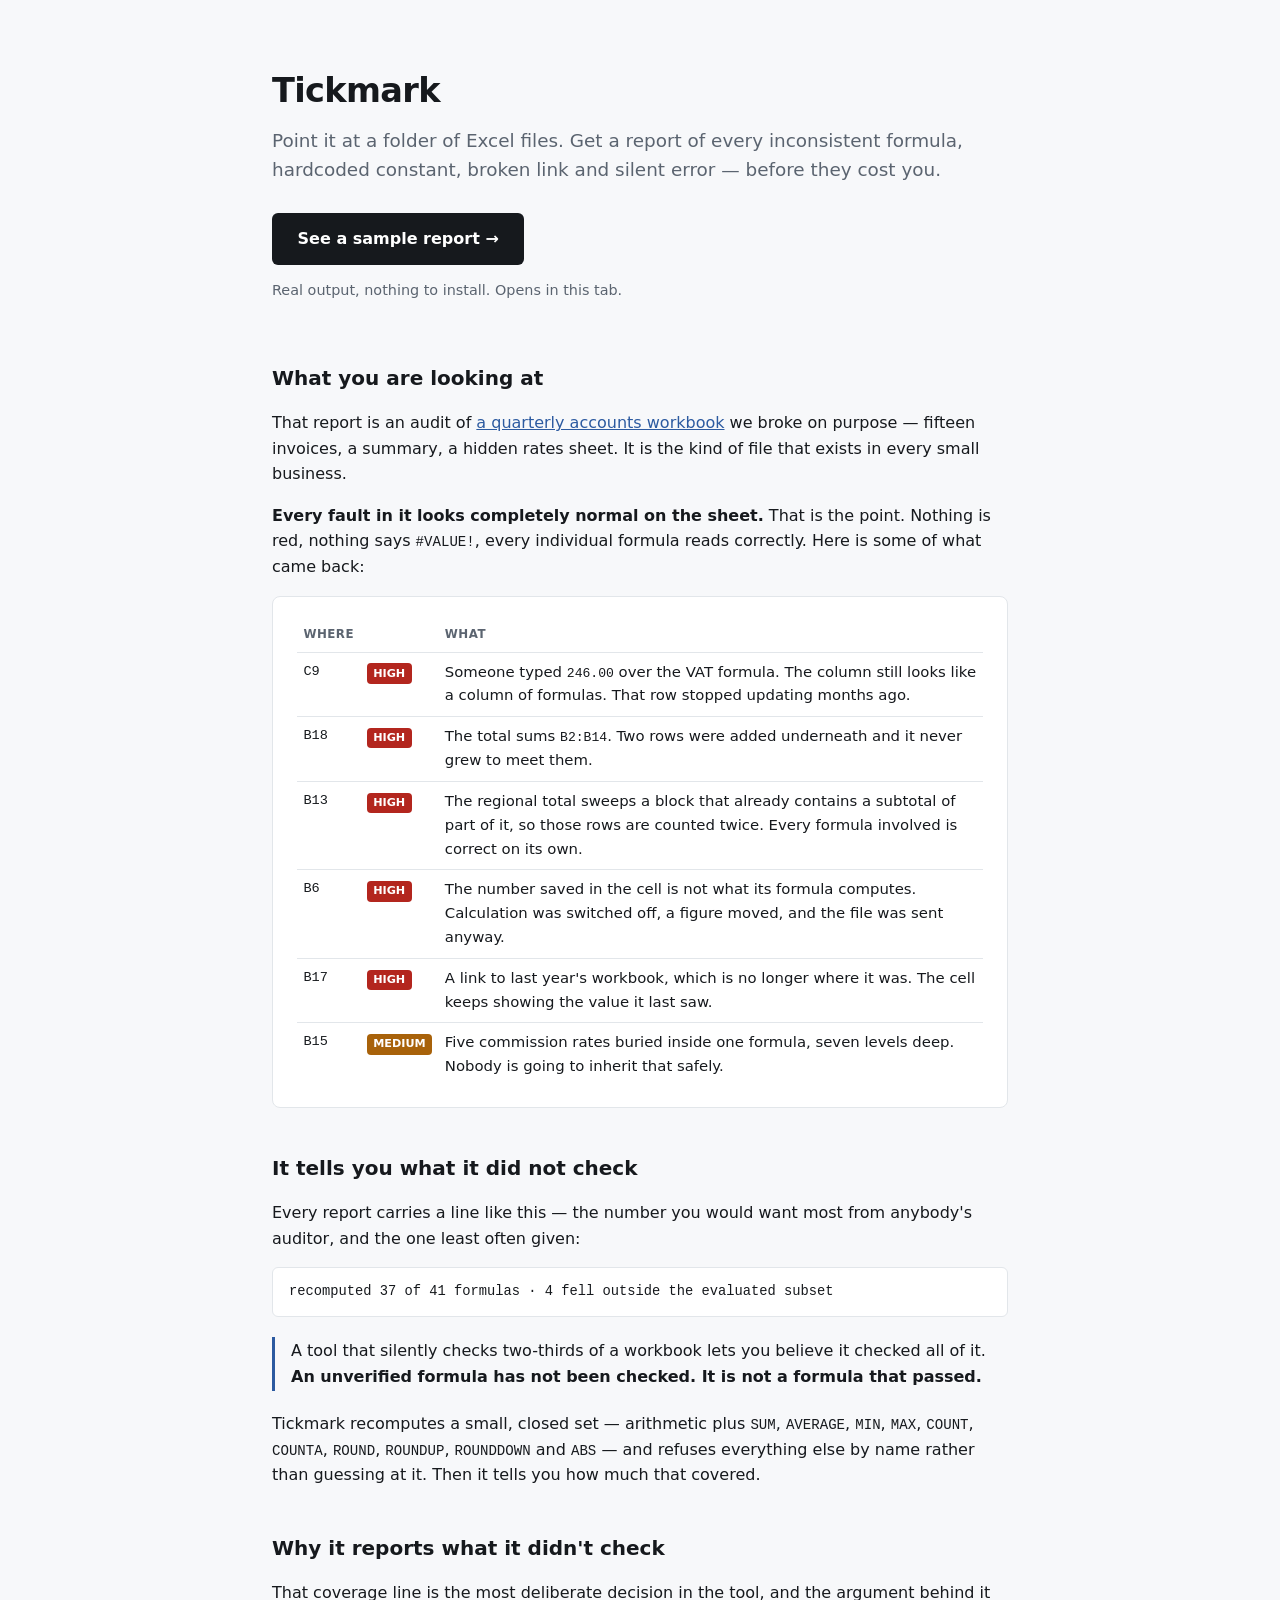
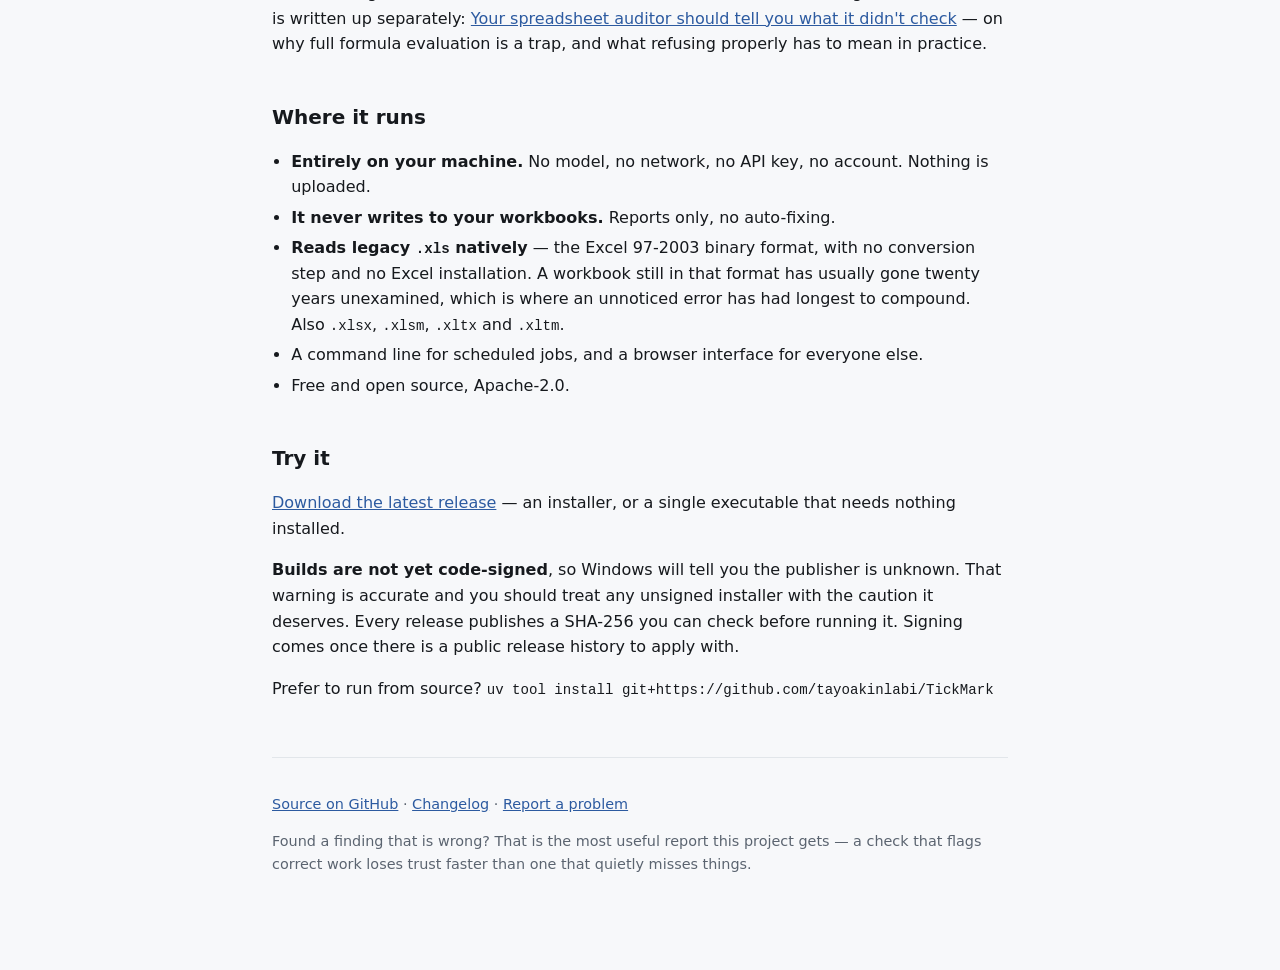
<file: docs/index.html>
<!doctype html>
<html lang="en">
  <head>
    <meta charset="utf-8" />
    <meta name="viewport" content="width=device-width, initial-scale=1" />
    <title>Tickmark — see what a spreadsheet audit actually finds</title>
    <meta
      name="description"
      content="A sample Tickmark report on a deliberately broken quarterly accounts workbook. Nothing to install."
    />
    <style>
      :root {
        --ink: #16191d;
        --muted: #5b6470;
        --line: #e2e6ea;
        --page: #f7f8fa;
        --card: #fff;
        --high: #b3261e;
        --medium: #a8620a;
        --low: #2c5aa0;
      }
      * { box-sizing: border-box; }
      body {
        margin: 0;
        padding: 0 1.25rem 5rem;
        background: var(--page);
        color: var(--ink);
        font: 16px/1.6 "Segoe UI", system-ui, -apple-system, sans-serif;
      }
      main, header, footer { max-width: 46rem; margin: 0 auto; }
      header { padding: 4rem 0 1rem; }
      h1 { font-size: 2.1rem; margin: 0 0 .5rem; letter-spacing: -.02em; }
      h2 { font-size: 1.25rem; margin: 2.75rem 0 .75rem; }
      .lede { font-size: 1.15rem; color: var(--muted); margin: 0; }
      .cta {
        display: inline-block;
        margin: 1.75rem 0 .5rem;
        padding: .85rem 1.6rem;
        background: var(--ink);
        color: #fff;
        text-decoration: none;
        border-radius: 6px;
        font-weight: 600;
      }
      .cta:hover { background: #000; }
      .cta-note { color: var(--muted); font-size: .9rem; margin: .35rem 0 0; }
      .card {
        background: var(--card);
        border: 1px solid var(--line);
        border-radius: 8px;
        padding: 1.25rem 1.5rem;
        margin: 1rem 0;
      }
      table { width: 100%; border-collapse: collapse; font-size: .93rem; }
      th, td { text-align: left; padding: .5rem .4rem; border-bottom: 1px solid var(--line); vertical-align: top; }
      th { font-size: .74rem; text-transform: uppercase; letter-spacing: .04em; color: var(--muted); }
      tr:last-child td { border-bottom: 0; }
      .sev {
        display: inline-block; padding: .08rem .4rem; border-radius: 4px;
        font-size: .7rem; font-weight: 700; text-transform: uppercase; color: #fff;
      }
      .sev.high { background: var(--high); }
      .sev.medium { background: var(--medium); }
      code { font-family: Consolas, "Cascadia Mono", monospace; font-size: .88em; }
      .cell { font-family: Consolas, "Cascadia Mono", monospace; white-space: nowrap; font-size: .85rem; }
      .quote {
        border-left: 3px solid var(--low);
        padding: .1rem 0 .1rem 1rem;
        margin: 1.25rem 0;
        color: var(--ink);
      }
      pre {
        background: #fff; border: 1px solid var(--line); border-radius: 6px;
        padding: .8rem 1rem; overflow-x: auto; font-size: .86rem;
      }
      footer { margin-top: 3.5rem; color: var(--muted); font-size: .9rem; border-top: 1px solid var(--line); padding-top: 1.25rem; }
      a { color: var(--low); }
      ul { padding-left: 1.2rem; }
      li { margin: .3rem 0; }
      @media (max-width: 480px) { header { padding-top: 2.5rem; } h1 { font-size: 1.7rem; } }
    </style>
  </head>
  <body>
    <header>
      <h1>Tickmark</h1>
      <p class="lede">
        Point it at a folder of Excel files. Get a report of every inconsistent
        formula, hardcoded constant, broken link and silent error — before they
        cost you.
      </p>
      <a class="cta" href="sample-report.html">See a sample report &rarr;</a>
      <p class="cta-note">
        Real output, nothing to install. Opens in this tab.
      </p>
    </header>

    <main>
      <h2>What you are looking at</h2>
      <p>
        That report is an audit of
        <a href="quarterly-accounts.xlsx">a quarterly accounts workbook</a>
        we broke on purpose — fifteen invoices, a summary, a hidden rates sheet.
        It is the kind of file that exists in every small business.
      </p>
      <p>
        <strong>Every fault in it looks completely normal on the sheet.</strong>
        That is the point. Nothing is red, nothing says <code>#VALUE!</code>,
        every individual formula reads correctly. Here is some of what came back:
      </p>

      <div class="card">
        <table>
          <thead>
            <tr><th>Where</th><th></th><th>What</th></tr>
          </thead>
          <tbody>
            <tr>
              <td class="cell">C9</td>
              <td><span class="sev high">high</span></td>
              <td>Someone typed <code>246.00</code> over the VAT formula. The column still looks like a column of formulas. That row stopped updating months ago.</td>
            </tr>
            <tr>
              <td class="cell">B18</td>
              <td><span class="sev high">high</span></td>
              <td>The total sums <code>B2:B14</code>. Two rows were added underneath and it never grew to meet them.</td>
            </tr>
            <tr>
              <td class="cell">B13</td>
              <td><span class="sev high">high</span></td>
              <td>The regional total sweeps a block that already contains a subtotal of part of it, so those rows are counted twice. Every formula involved is correct on its own.</td>
            </tr>
            <tr>
              <td class="cell">B6</td>
              <td><span class="sev high">high</span></td>
              <td>The number saved in the cell is not what its formula computes. Calculation was switched off, a figure moved, and the file was sent anyway.</td>
            </tr>
            <tr>
              <td class="cell">B17</td>
              <td><span class="sev high">high</span></td>
              <td>A link to last year's workbook, which is no longer where it was. The cell keeps showing the value it last saw.</td>
            </tr>
            <tr>
              <td class="cell">B15</td>
              <td><span class="sev medium">medium</span></td>
              <td>Five commission rates buried inside one formula, seven levels deep. Nobody is going to inherit that safely.</td>
            </tr>
          </tbody>
        </table>
      </div>

      <h2>It tells you what it did not check</h2>
      <p>
        Every report carries a line like this — the number you would want most
        from anybody's auditor, and the one least often given:
      </p>
      <pre>recomputed 37 of 41 formulas · 4 fell outside the evaluated subset</pre>
      <p class="quote">
        A tool that silently checks two-thirds of a workbook lets you believe it
        checked all of it. <strong>An unverified formula has not been checked.
        It is not a formula that passed.</strong>
      </p>
      <p>
        Tickmark recomputes a small, closed set — arithmetic plus
        <code>SUM</code>, <code>AVERAGE</code>, <code>MIN</code>,
        <code>MAX</code>, <code>COUNT</code>, <code>COUNTA</code>,
        <code>ROUND</code>, <code>ROUNDUP</code>, <code>ROUNDDOWN</code> and
        <code>ABS</code> — and refuses everything else by name rather than
        guessing at it. Then it tells you how much that covered.
      </p>

      <h2>Why it reports what it didn't check</h2>
      <p>
        That coverage line is the most deliberate decision in the tool, and the
        argument behind it is written up separately:
        <a href="what-it-didnt-check.html">Your spreadsheet auditor should tell
        you what it didn't check</a> — on why full formula evaluation is a trap,
        and what refusing properly has to mean in practice.
      </p>

      <h2>Where it runs</h2>
      <ul>
        <li><strong>Entirely on your machine.</strong> No model, no network, no API key, no account. Nothing is uploaded.</li>
        <li><strong>It never writes to your workbooks.</strong> Reports only, no auto-fixing.</li>
        <li><strong>Reads legacy <code>.xls</code> natively</strong> — the Excel 97-2003 binary format, with no conversion step and no Excel installation. A workbook still in that format has usually gone twenty years unexamined, which is where an unnoticed error has had longest to compound. Also <code>.xlsx</code>, <code>.xlsm</code>, <code>.xltx</code> and <code>.xltm</code>.</li>
        <li>A command line for scheduled jobs, and a browser interface for everyone else.</li>
        <li>Free and open source, Apache-2.0.</li>
      </ul>

      <h2>Try it</h2>
      <p>
        <a href="https://github.com/tayoakinlabi/TickMark/releases/latest">Download the latest release</a>
        — an installer, or a single executable that needs nothing installed.
      </p>
      <p>
        <strong>Builds are not yet code-signed</strong>, so Windows will tell you
        the publisher is unknown. That warning is accurate and you should treat
        any unsigned installer with the caution it deserves. Every release
        publishes a SHA-256 you can check before running it. Signing comes once
        there is a public release history to apply with.
      </p>
      <p>
        Prefer to run from source? <code>uv tool install git+https://github.com/tayoakinlabi/TickMark</code>
      </p>
    </main>

    <footer>
      <p>
        <a href="https://github.com/tayoakinlabi/TickMark">Source on GitHub</a> ·
        <a href="https://github.com/tayoakinlabi/TickMark/blob/main/CHANGELOG.md">Changelog</a> ·
        <a href="https://github.com/tayoakinlabi/TickMark/issues/new/choose">Report a problem</a>
      </p>
      <p>
        Found a finding that is wrong? That is the most useful report this
        project gets — a check that flags correct work loses trust faster than
        one that quietly misses things.
      </p>
    </footer>
  </body>
</html>
</file>
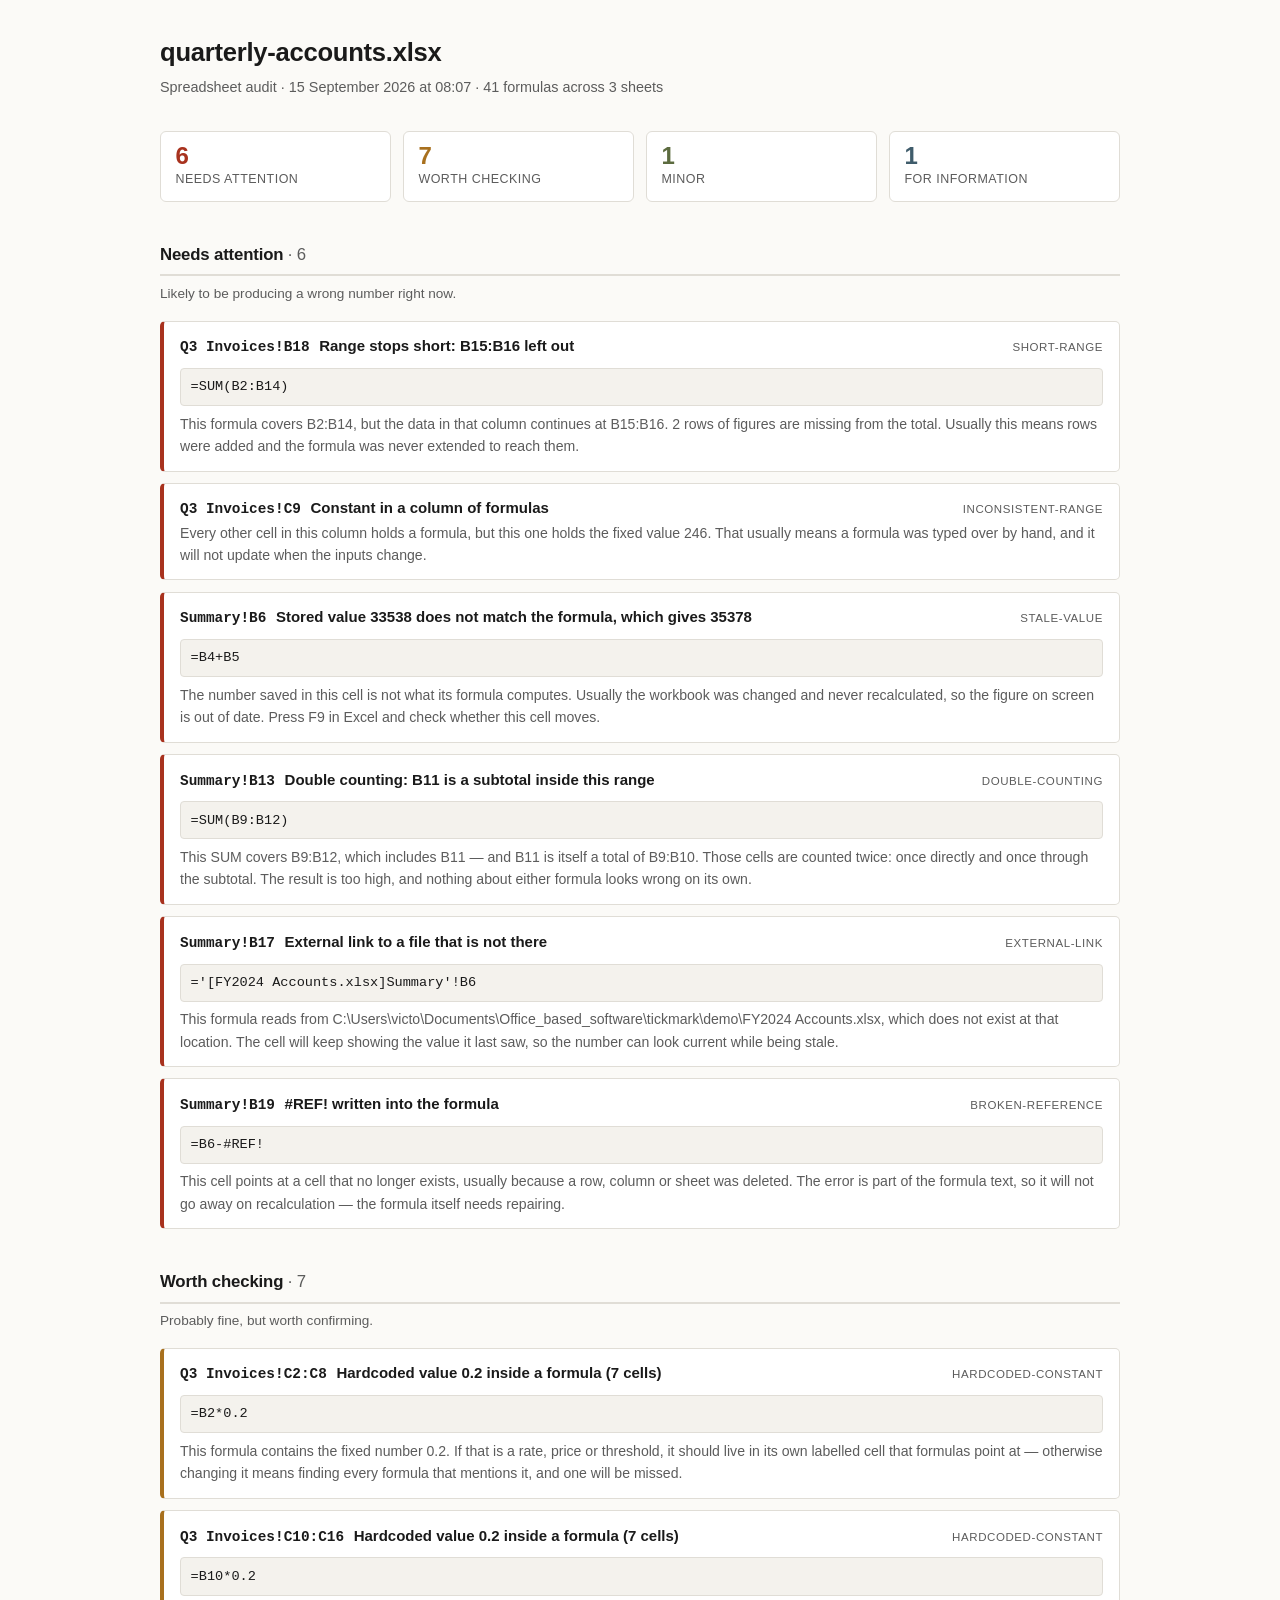
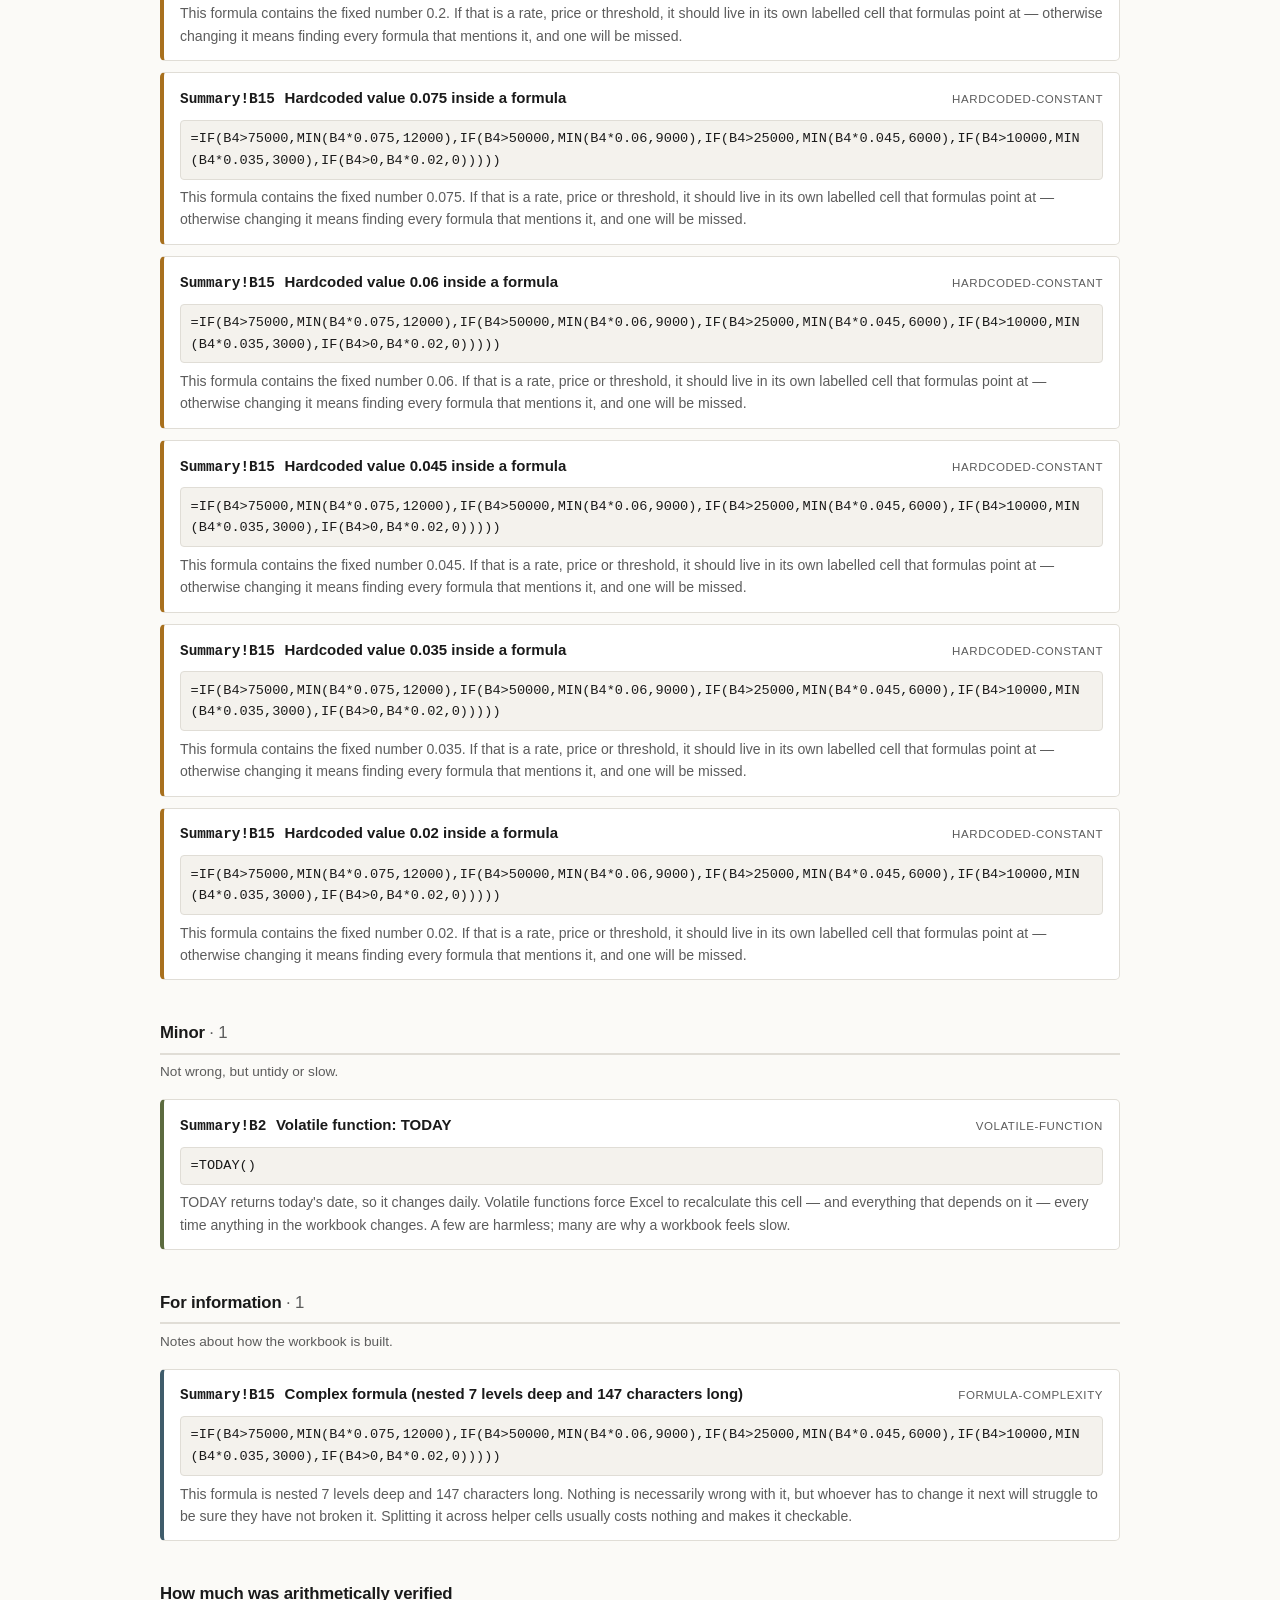
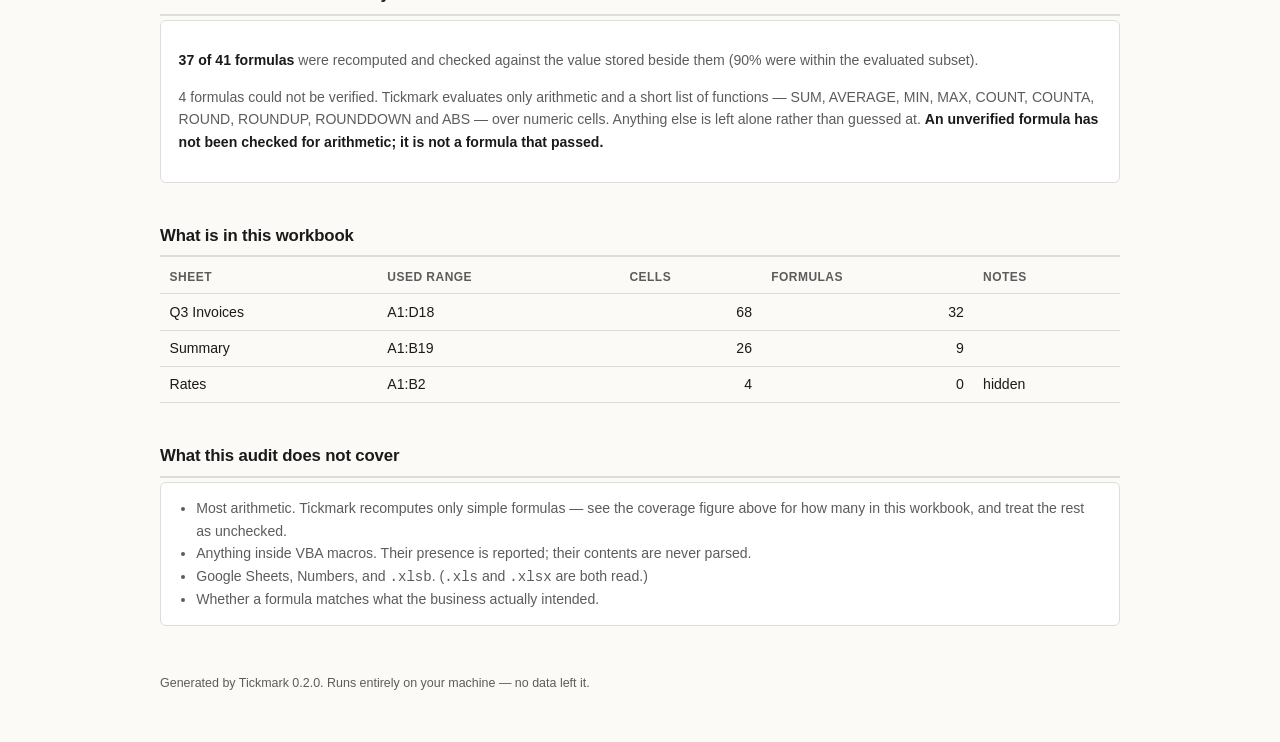
<file: docs/sample-report.html>
<!DOCTYPE html>
<html lang="en"><head><meta charset="utf-8"><meta name="viewport" content="width=device-width,initial-scale=1"><title>Tickmark — quarterly-accounts.xlsx</title><style>
:root {
  --ink: #1a1a1a; --muted: #5c5c5c; --rule: #e0ddd6; --paper: #fbfaf7;
  --high: #a8321e; --medium: #a8701e; --low: #5c6b3f; --info: #3f5c6b;
}
* { box-sizing: border-box; }
body {
  margin: 0; padding: 2rem 1.25rem 4rem;
  font: 15px/1.6 -apple-system, BlinkMacSystemFont, "Segoe UI", Roboto, sans-serif;
  color: var(--ink); background: var(--paper);
}
.wrap { max-width: 60rem; margin: 0 auto; }
h1 { font-size: 1.6rem; margin: 0 0 .2rem; letter-spacing: -.01em; }
.sub { color: var(--muted); margin: 0 0 2rem; font-size: .9rem; }
h2 {
  font-size: 1.05rem; margin: 2.5rem 0 .25rem; padding-bottom: .35rem;
  border-bottom: 2px solid var(--rule); letter-spacing: -.01em;
}
h2 .count { color: var(--muted); font-weight: 400; }
.blurb { color: var(--muted); font-size: .85rem; margin: .4rem 0 1rem; }
.tiles { display: flex; flex-wrap: wrap; gap: .75rem; margin-bottom: 1rem; }
.tile {
  flex: 1 1 8rem; border: 1px solid var(--rule); border-radius: 6px;
  padding: .7rem .9rem; background: #fff;
}
.tile .n { font-size: 1.5rem; font-weight: 600; line-height: 1.1; }
.tile .l {
  color: var(--muted); font-size: .78rem;
  text-transform: uppercase; letter-spacing: .04em;
}
.tile.high .n { color: var(--high); } .tile.medium .n { color: var(--medium); }
.tile.low .n { color: var(--low); }  .tile.info .n { color: var(--info); }
.finding {
  border: 1px solid var(--rule); border-left: 4px solid var(--rule);
  border-radius: 5px; background: #fff; padding: .8rem 1rem; margin-bottom: .7rem;
  break-inside: avoid; page-break-inside: avoid;
}
.finding.high { border-left-color: var(--high); }
.finding.medium { border-left-color: var(--medium); }
.finding.low { border-left-color: var(--low); }
.finding.info { border-left-color: var(--info); }
.finding .head { display: flex; flex-wrap: wrap; gap: .6rem; align-items: baseline; }
.loc {
  font-family: ui-monospace, "Cascadia Code", Consolas, monospace;
  font-weight: 600; font-size: .9rem;
}
.summary { font-weight: 600; }
.check {
  margin-left: auto; color: var(--muted); font-size: .72rem;
  text-transform: uppercase; letter-spacing: .05em;
}
pre {
  font-family: ui-monospace, "Cascadia Code", Consolas, monospace;
  background: #f4f2ed; border: 1px solid var(--rule); border-radius: 4px;
  padding: .45rem .6rem; margin: .55rem 0 .4rem; font-size: .85rem;
  overflow-x: auto; white-space: pre-wrap; word-break: break-all;
}
.why { color: var(--muted); font-size: .88rem; margin: 0; }
table { border-collapse: collapse; width: 100%; font-size: .88rem; }
th, td { text-align: left; padding: .4rem .6rem; border-bottom: 1px solid var(--rule); }
th { font-size: .75rem; text-transform: uppercase; letter-spacing: .04em; color: var(--muted); }
td.num { text-align: right; font-variant-numeric: tabular-nums; }
.note {
  border: 1px solid var(--rule); border-radius: 6px; background: #fff;
  padding: .9rem 1.1rem; font-size: .88rem; color: var(--muted);
}
.note strong { color: var(--ink); }
.clean { border: 1px solid var(--rule); border-radius: 6px; background: #fff; padding: 1.4rem; }
footer { margin-top: 3rem; color: var(--muted); font-size: .78rem; }
@media print {
  body { background: #fff; padding: 0; font-size: 11pt; }
  .tile, .finding, .note, table { break-inside: avoid; }
  h2 { break-after: avoid; }
  footer { position: fixed; bottom: 0; }
}
</style></head><body><div class="wrap"><h1>quarterly-accounts.xlsx</h1><p class="sub">Spreadsheet audit &middot; 15 September 2026 at 08:07 &middot; 41 formulas across 3 sheets</p><div class="tiles"><div class="tile high"><div class="n">6</div><div class="l">Needs attention</div></div><div class="tile medium"><div class="n">7</div><div class="l">Worth checking</div></div><div class="tile low"><div class="n">1</div><div class="l">Minor</div></div><div class="tile info"><div class="n">1</div><div class="l">For information</div></div></div><h2>Needs attention <span class="count">&middot; 6</span></h2><p class="blurb">Likely to be producing a wrong number right now.</p><div class="finding high"><div class="head"><span class="loc">Q3 Invoices!B18</span><span class="summary">Range stops short: B15:B16 left out</span><span class="check">short-range</span></div><pre>=SUM(B2:B14)</pre><p class="why">This formula covers B2:B14, but the data in that column continues at B15:B16. 2 rows of figures are missing from the total. Usually this means rows were added and the formula was never extended to reach them.</p></div><div class="finding high"><div class="head"><span class="loc">Q3 Invoices!C9</span><span class="summary">Constant in a column of formulas</span><span class="check">inconsistent-range</span></div><p class="why">Every other cell in this column holds a formula, but this one holds the fixed value 246. That usually means a formula was typed over by hand, and it will not update when the inputs change.</p></div><div class="finding high"><div class="head"><span class="loc">Summary!B6</span><span class="summary">Stored value 33538 does not match the formula, which gives 35378</span><span class="check">stale-value</span></div><pre>=B4+B5</pre><p class="why">The number saved in this cell is not what its formula computes. Usually the workbook was changed and never recalculated, so the figure on screen is out of date. Press F9 in Excel and check whether this cell moves.</p></div><div class="finding high"><div class="head"><span class="loc">Summary!B13</span><span class="summary">Double counting: B11 is a subtotal inside this range</span><span class="check">double-counting</span></div><pre>=SUM(B9:B12)</pre><p class="why">This SUM covers B9:B12, which includes B11 — and B11 is itself a total of B9:B10. Those cells are counted twice: once directly and once through the subtotal. The result is too high, and nothing about either formula looks wrong on its own.</p></div><div class="finding high"><div class="head"><span class="loc">Summary!B17</span><span class="summary">External link to a file that is not there</span><span class="check">external-link</span></div><pre>=&#x27;[FY2024 Accounts.xlsx]Summary&#x27;!B6</pre><p class="why">This formula reads from C:\Users\victo\Documents\Office_based_software\tickmark\demo\FY2024 Accounts.xlsx, which does not exist at that location. The cell will keep showing the value it last saw, so the number can look current while being stale.</p></div><div class="finding high"><div class="head"><span class="loc">Summary!B19</span><span class="summary">#REF! written into the formula</span><span class="check">broken-reference</span></div><pre>=B6-#REF!</pre><p class="why">This cell points at a cell that no longer exists, usually because a row, column or sheet was deleted. The error is part of the formula text, so it will not go away on recalculation — the formula itself needs repairing.</p></div><h2>Worth checking <span class="count">&middot; 7</span></h2><p class="blurb">Probably fine, but worth confirming.</p><div class="finding medium"><div class="head"><span class="loc">Q3 Invoices!C2:C8</span><span class="summary">Hardcoded value 0.2 inside a formula (7 cells)</span><span class="check">hardcoded-constant</span></div><pre>=B2*0.2</pre><p class="why">This formula contains the fixed number 0.2. If that is a rate, price or threshold, it should live in its own labelled cell that formulas point at — otherwise changing it means finding every formula that mentions it, and one will be missed.</p></div><div class="finding medium"><div class="head"><span class="loc">Q3 Invoices!C10:C16</span><span class="summary">Hardcoded value 0.2 inside a formula (7 cells)</span><span class="check">hardcoded-constant</span></div><pre>=B10*0.2</pre><p class="why">This formula contains the fixed number 0.2. If that is a rate, price or threshold, it should live in its own labelled cell that formulas point at — otherwise changing it means finding every formula that mentions it, and one will be missed.</p></div><div class="finding medium"><div class="head"><span class="loc">Summary!B15</span><span class="summary">Hardcoded value 0.075 inside a formula</span><span class="check">hardcoded-constant</span></div><pre>=IF(B4&gt;75000,MIN(B4*0.075,12000),IF(B4&gt;50000,MIN(B4*0.06,9000),IF(B4&gt;25000,MIN(B4*0.045,6000),IF(B4&gt;10000,MIN(B4*0.035,3000),IF(B4&gt;0,B4*0.02,0)))))</pre><p class="why">This formula contains the fixed number 0.075. If that is a rate, price or threshold, it should live in its own labelled cell that formulas point at — otherwise changing it means finding every formula that mentions it, and one will be missed.</p></div><div class="finding medium"><div class="head"><span class="loc">Summary!B15</span><span class="summary">Hardcoded value 0.06 inside a formula</span><span class="check">hardcoded-constant</span></div><pre>=IF(B4&gt;75000,MIN(B4*0.075,12000),IF(B4&gt;50000,MIN(B4*0.06,9000),IF(B4&gt;25000,MIN(B4*0.045,6000),IF(B4&gt;10000,MIN(B4*0.035,3000),IF(B4&gt;0,B4*0.02,0)))))</pre><p class="why">This formula contains the fixed number 0.06. If that is a rate, price or threshold, it should live in its own labelled cell that formulas point at — otherwise changing it means finding every formula that mentions it, and one will be missed.</p></div><div class="finding medium"><div class="head"><span class="loc">Summary!B15</span><span class="summary">Hardcoded value 0.045 inside a formula</span><span class="check">hardcoded-constant</span></div><pre>=IF(B4&gt;75000,MIN(B4*0.075,12000),IF(B4&gt;50000,MIN(B4*0.06,9000),IF(B4&gt;25000,MIN(B4*0.045,6000),IF(B4&gt;10000,MIN(B4*0.035,3000),IF(B4&gt;0,B4*0.02,0)))))</pre><p class="why">This formula contains the fixed number 0.045. If that is a rate, price or threshold, it should live in its own labelled cell that formulas point at — otherwise changing it means finding every formula that mentions it, and one will be missed.</p></div><div class="finding medium"><div class="head"><span class="loc">Summary!B15</span><span class="summary">Hardcoded value 0.035 inside a formula</span><span class="check">hardcoded-constant</span></div><pre>=IF(B4&gt;75000,MIN(B4*0.075,12000),IF(B4&gt;50000,MIN(B4*0.06,9000),IF(B4&gt;25000,MIN(B4*0.045,6000),IF(B4&gt;10000,MIN(B4*0.035,3000),IF(B4&gt;0,B4*0.02,0)))))</pre><p class="why">This formula contains the fixed number 0.035. If that is a rate, price or threshold, it should live in its own labelled cell that formulas point at — otherwise changing it means finding every formula that mentions it, and one will be missed.</p></div><div class="finding medium"><div class="head"><span class="loc">Summary!B15</span><span class="summary">Hardcoded value 0.02 inside a formula</span><span class="check">hardcoded-constant</span></div><pre>=IF(B4&gt;75000,MIN(B4*0.075,12000),IF(B4&gt;50000,MIN(B4*0.06,9000),IF(B4&gt;25000,MIN(B4*0.045,6000),IF(B4&gt;10000,MIN(B4*0.035,3000),IF(B4&gt;0,B4*0.02,0)))))</pre><p class="why">This formula contains the fixed number 0.02. If that is a rate, price or threshold, it should live in its own labelled cell that formulas point at — otherwise changing it means finding every formula that mentions it, and one will be missed.</p></div><h2>Minor <span class="count">&middot; 1</span></h2><p class="blurb">Not wrong, but untidy or slow.</p><div class="finding low"><div class="head"><span class="loc">Summary!B2</span><span class="summary">Volatile function: TODAY</span><span class="check">volatile-function</span></div><pre>=TODAY()</pre><p class="why">TODAY returns today&#x27;s date, so it changes daily. Volatile functions force Excel to recalculate this cell — and everything that depends on it — every time anything in the workbook changes. A few are harmless; many are why a workbook feels slow.</p></div><h2>For information <span class="count">&middot; 1</span></h2><p class="blurb">Notes about how the workbook is built.</p><div class="finding info"><div class="head"><span class="loc">Summary!B15</span><span class="summary">Complex formula (nested 7 levels deep and 147 characters long)</span><span class="check">formula-complexity</span></div><pre>=IF(B4&gt;75000,MIN(B4*0.075,12000),IF(B4&gt;50000,MIN(B4*0.06,9000),IF(B4&gt;25000,MIN(B4*0.045,6000),IF(B4&gt;10000,MIN(B4*0.035,3000),IF(B4&gt;0,B4*0.02,0)))))</pre><p class="why">This formula is nested 7 levels deep and 147 characters long. Nothing is necessarily wrong with it, but whoever has to change it next will struggle to be sure they have not broken it. Splitting it across helper cells usually costs nothing and makes it checkable.</p></div><h2>How much was arithmetically verified</h2><div class="note"><p><strong>37 of 41 formulas</strong> were recomputed and checked against the value stored beside them (90% were within the evaluated subset).</p><p>4 formulas could not be verified. Tickmark evaluates only arithmetic and a short list of functions — SUM, AVERAGE, MIN, MAX, COUNT, COUNTA, ROUND, ROUNDUP, ROUNDDOWN and ABS — over numeric cells. Anything else is left alone rather than guessed at. <strong>An unverified formula has not been checked for arithmetic; it is not a formula that passed.</strong></p></div><h2>What is in this workbook</h2><table><thead><tr><th>Sheet</th><th>Used range</th><th class="num">Cells</th><th class="num">Formulas</th><th>Notes</th></tr></thead><tbody><tr><td>Q3 Invoices</td><td>A1:D18</td><td class="num">68</td><td class="num">32</td><td></td></tr><tr><td>Summary</td><td>A1:B19</td><td class="num">26</td><td class="num">9</td><td></td></tr><tr><td>Rates</td><td>A1:B2</td><td class="num">4</td><td class="num">0</td><td>hidden</td></tr></tbody></table><h2>What this audit does not cover</h2><div class="note"><ul style="margin:0;padding-left:1.1rem"><li>Most arithmetic. Tickmark recomputes only simple formulas — see the coverage figure above for how many in this workbook, and treat the rest as unchecked.</li><li>Anything inside VBA macros. Their presence is reported; their contents are never parsed.</li><li>Google Sheets, Numbers, and <code>.xlsb</code>. (<code>.xls</code> and <code>.xlsx</code> are both read.)</li><li>Whether a formula matches what the business actually intended.</li></ul></div><footer>Generated by Tickmark 0.2.0. Runs entirely on your machine — no data left it.</footer></div></body></html>
</file>
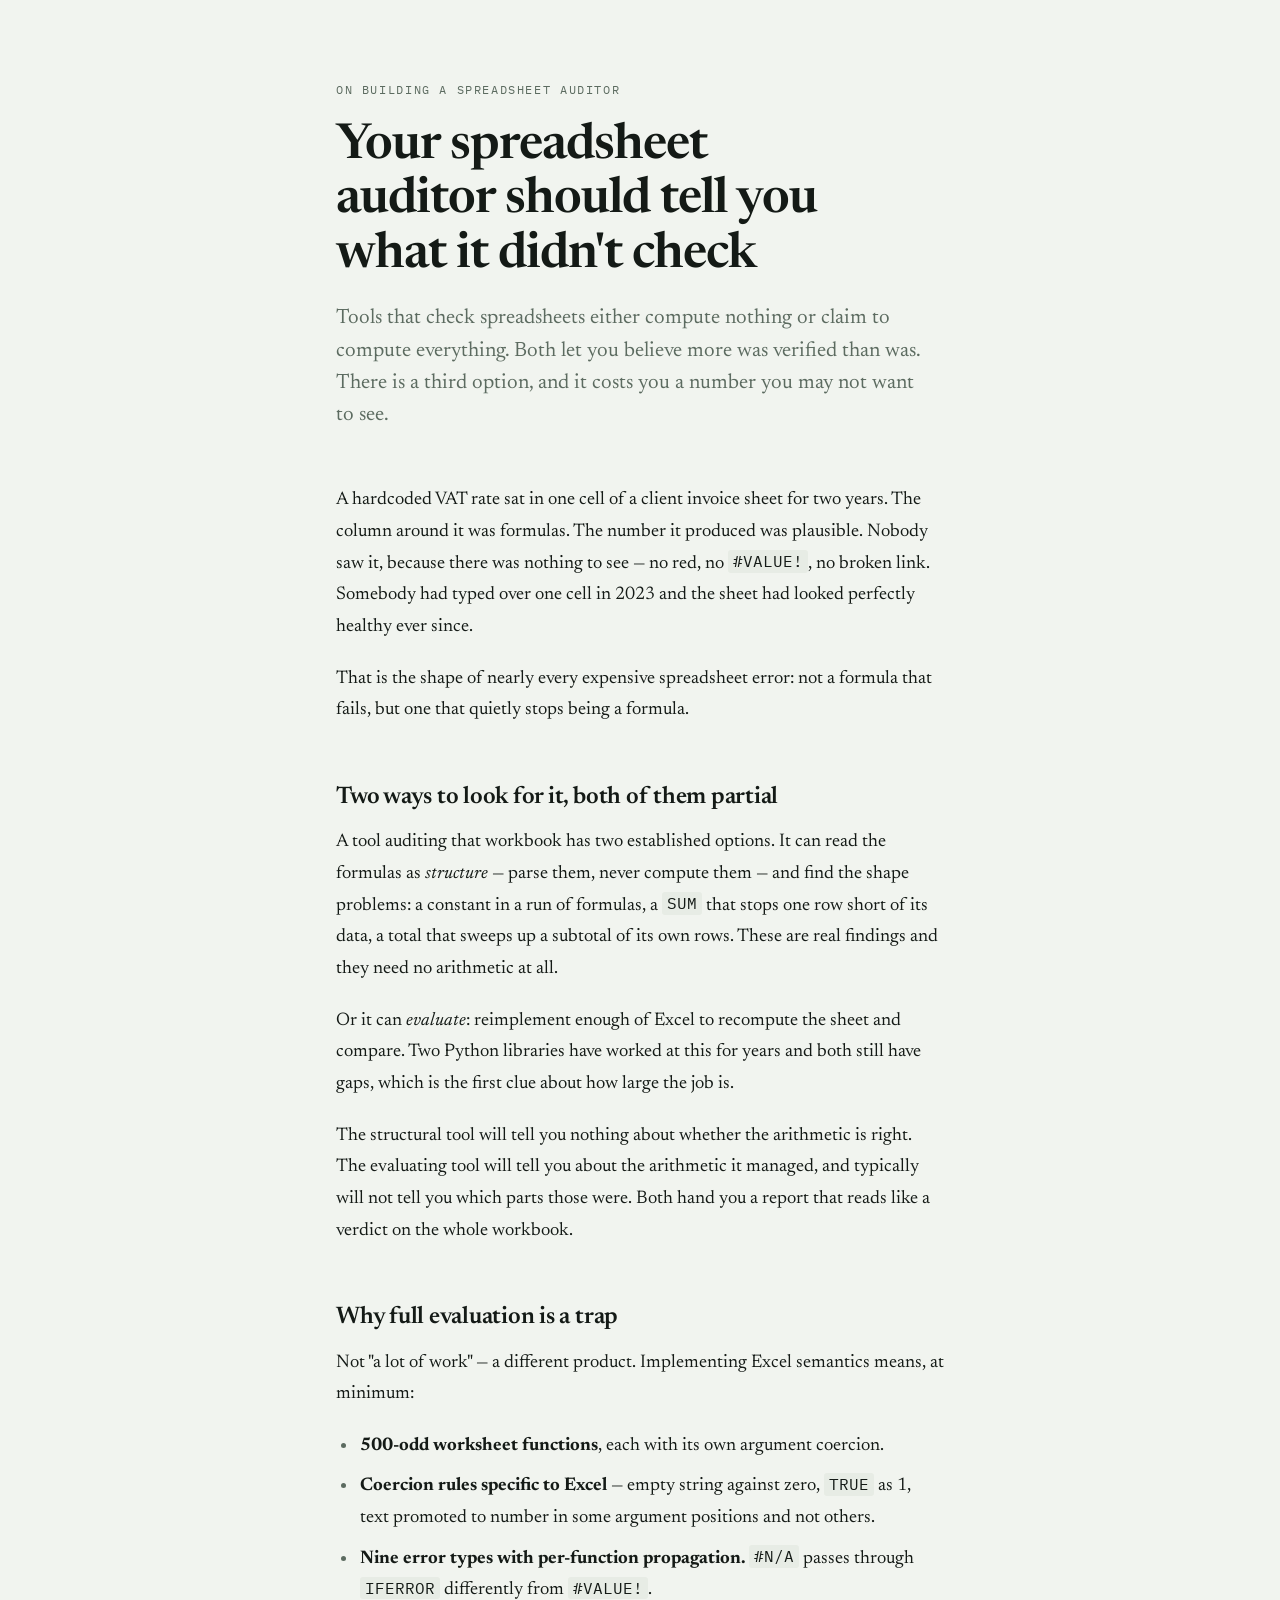
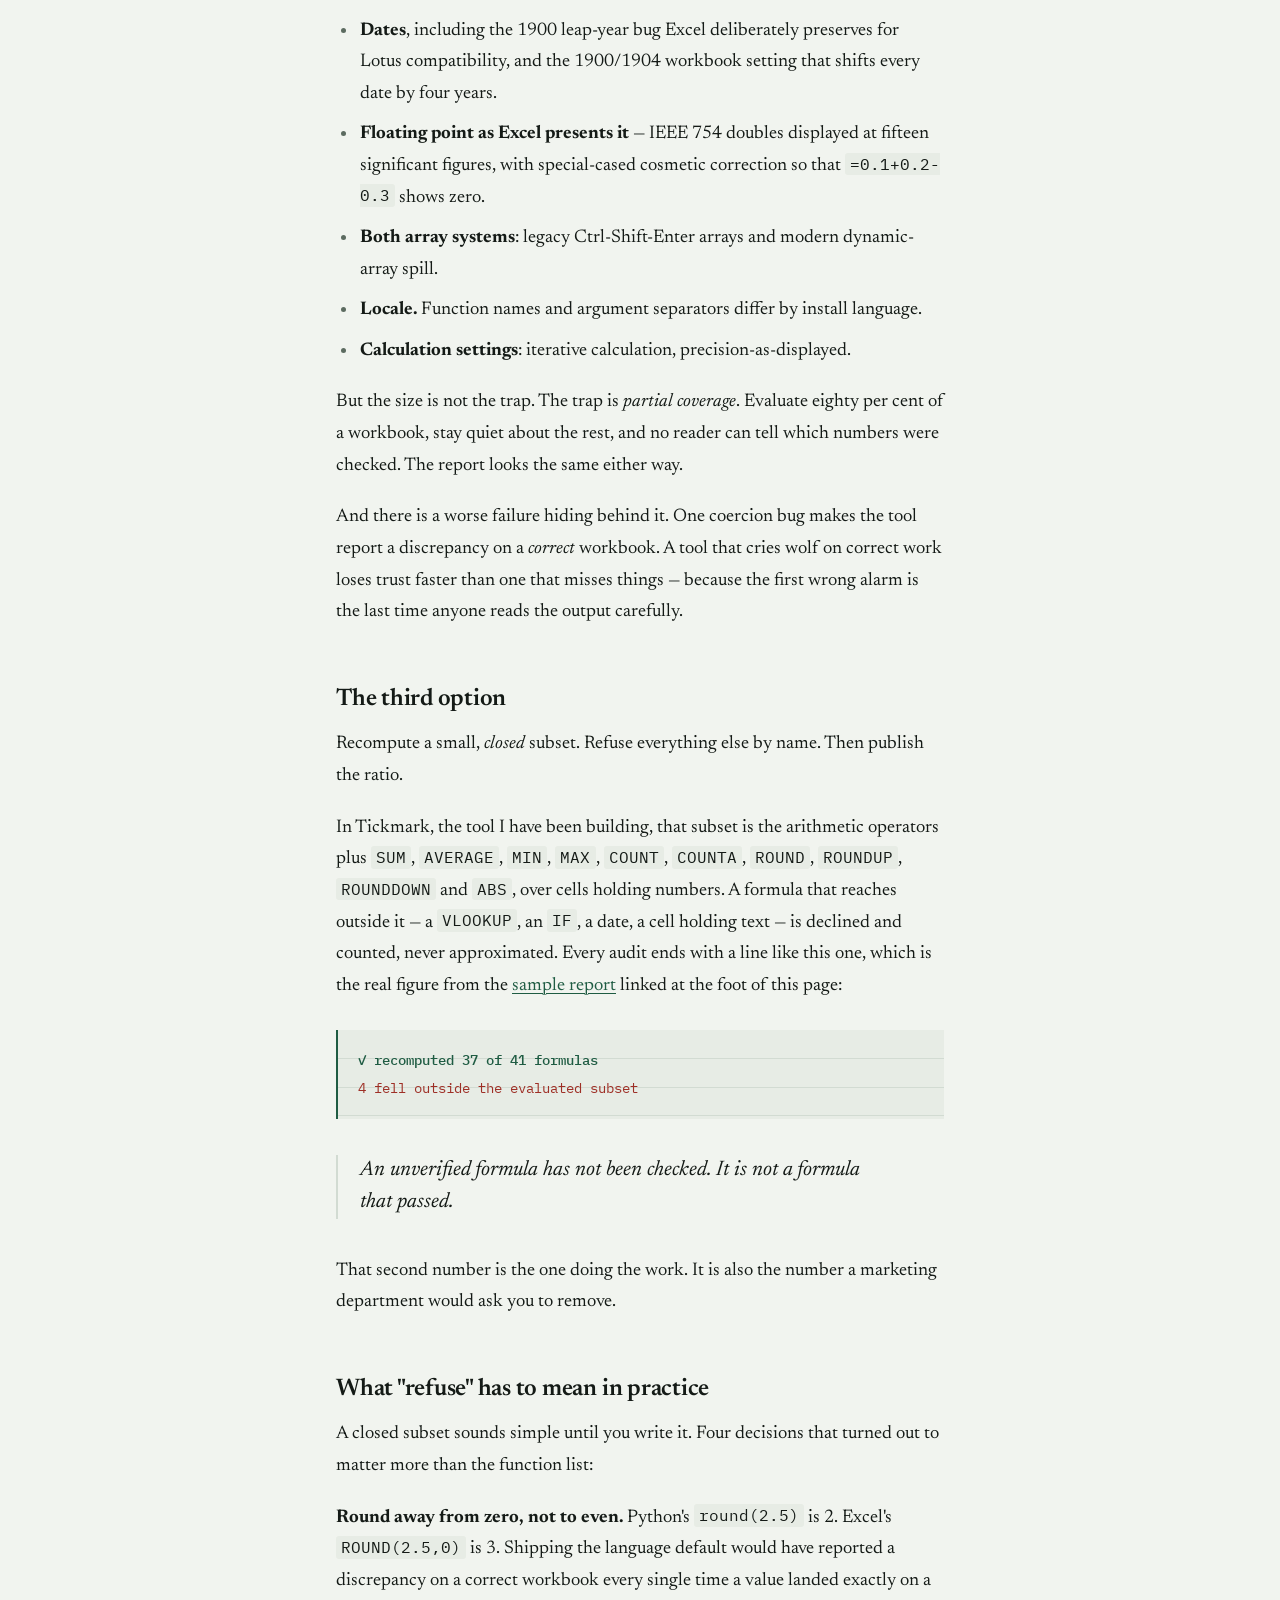
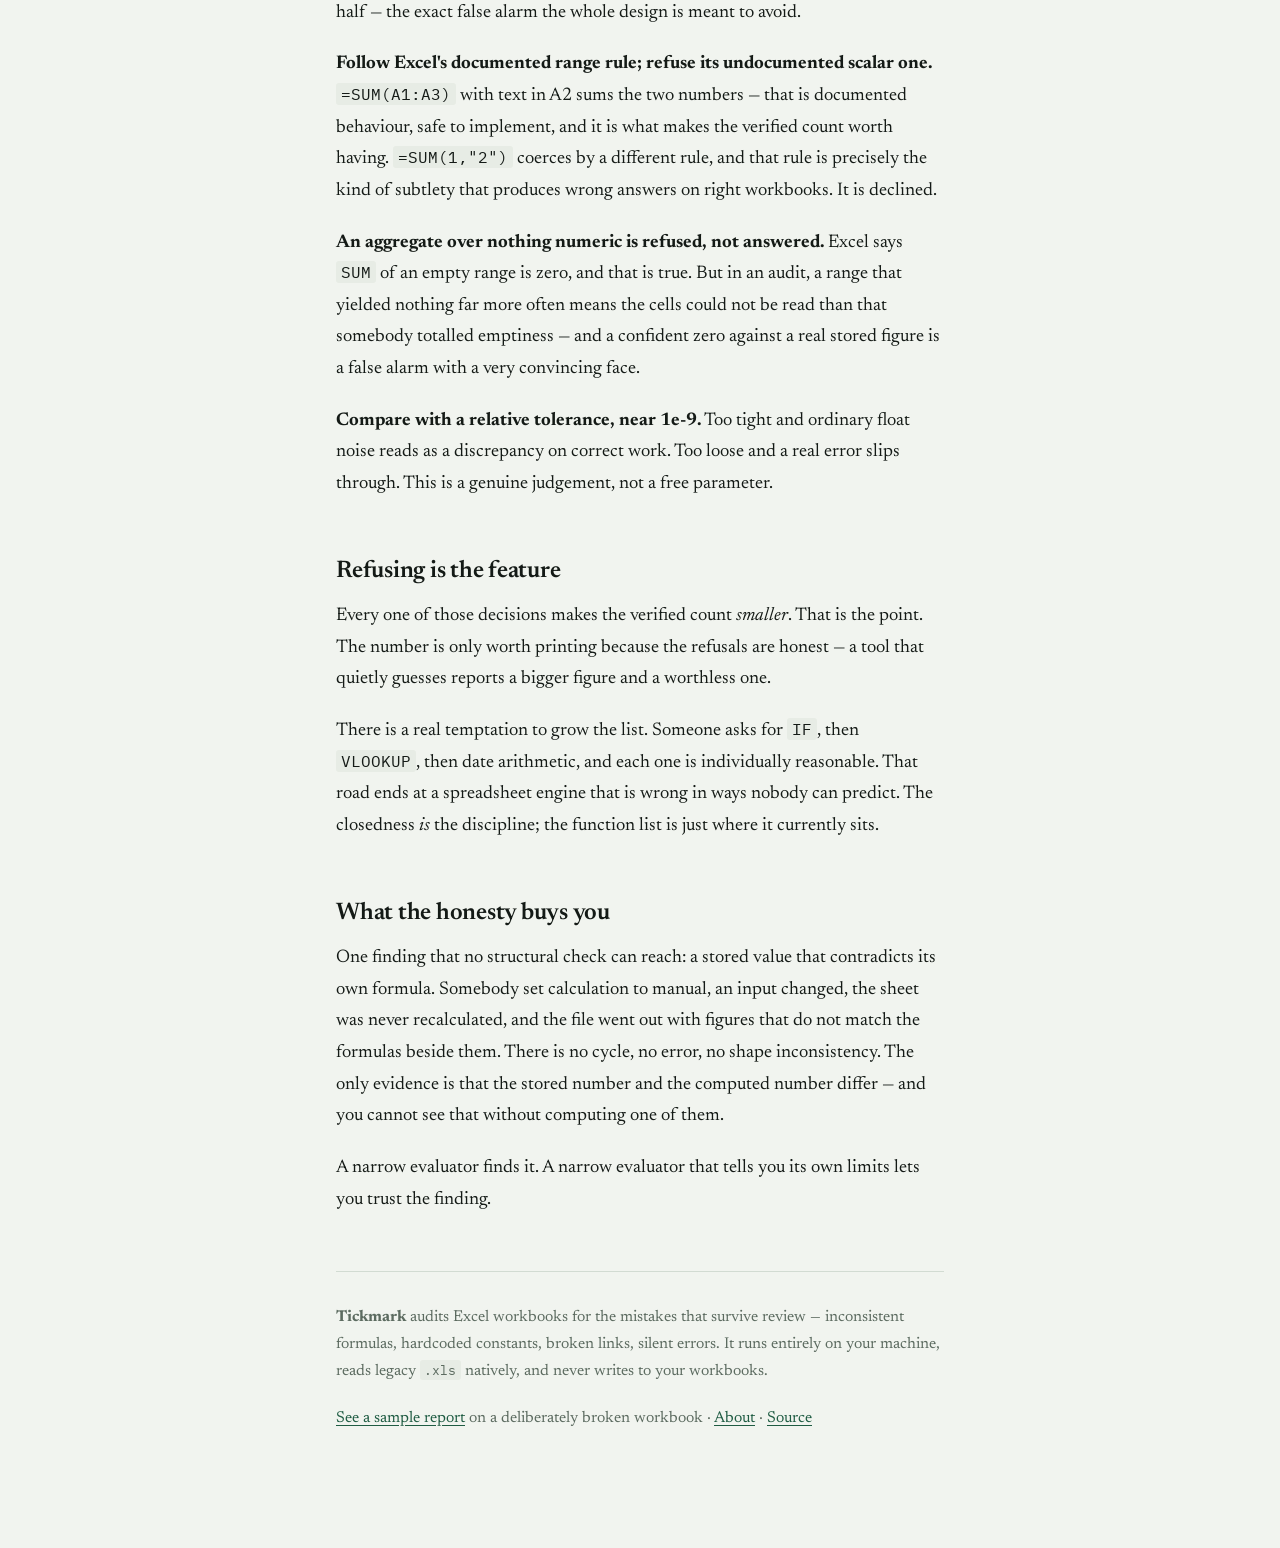
<file: docs/what-it-didnt-check.html>
<!doctype html>
<html lang="en">
  <head>
    <meta charset="utf-8" />
    <meta name="viewport" content="width=device-width, initial-scale=1" />
    <title>What It Didn't Check</title>
    <meta
      name="description"
      content="Spreadsheet auditors either compute nothing or claim to compute everything. There is a third option, and it requires saying out loud how much of your workbook was actually verified."
    />
    <link rel="preconnect" href="https://fonts.googleapis.com" />
    <link rel="preconnect" href="https://fonts.gstatic.com" crossorigin />
    <link
      rel="stylesheet"
      href="https://fonts.googleapis.com/css2?family=Newsreader:ital,opsz,wght@0,6..72,400;0,6..72,500;0,6..72,600;1,6..72,400&family=IBM+Plex+Mono:wght@400;500&display=swap"
    />
    <style>
      :root {
        --paper: #f1f4ef;
        --slab: #e7ece5;
        --ink: #141a16;
        --muted: #5c6b60;
        --rule: #d2dbd2;
        --verified: #1f5c43;
        --flag: #9e2f26;

        --serif: "Newsreader", Georgia, "Times New Roman", serif;
        --mono: "IBM Plex Mono", ui-monospace, "Cascadia Mono", Consolas, monospace;
      }

      @media (prefers-color-scheme: dark) {
        :root:not([data-theme="light"]) {
          --paper: #101410;
          --slab: #171d18;
          --ink: #e4ebe4;
          --muted: #93a196;
          --rule: #27302a;
          --verified: #74c4a0;
          --flag: #e0918a;
        }
      }

      :root[data-theme="dark"] {
        --paper: #101410;
        --slab: #171d18;
        --ink: #e4ebe4;
        --muted: #93a196;
        --rule: #27302a;
        --verified: #74c4a0;
        --flag: #e0918a;
      }

      * {
        box-sizing: border-box;
      }

      body {
        margin: 0;
        padding-block: 0 6rem;
        padding-inline: 1.5rem;
        background: var(--paper);
        color: var(--ink);
        font-family: var(--serif);
        font-size: 1.15rem;
        line-height: 1.72;
        font-optical-sizing: auto;
      }

      article,
      header,
      footer {
        max-width: 38rem;
        margin-inline: auto;
      }

      header {
        padding-block: 5rem 2rem;
        display: flex;
        flex-direction: column;
        gap: 1.25rem;
      }

      .eyebrow {
        font-family: var(--mono);
        font-size: 0.72rem;
        letter-spacing: 0.14em;
        text-transform: uppercase;
        color: var(--muted);
        margin: 0;
      }

      h1 {
        font-size: clamp(2.1rem, 6vw, 3.1rem);
        line-height: 1.1;
        font-weight: 600;
        letter-spacing: -0.02em;
        margin: 0;
        text-wrap: balance;
      }

      .standfirst {
        margin: 0;
        font-size: 1.3rem;
        line-height: 1.55;
        color: var(--muted);
        text-wrap: pretty;
      }

      h2 {
        font-size: 1.5rem;
        font-weight: 600;
        letter-spacing: -0.01em;
        line-height: 1.25;
        margin: 3.5rem 0 0;
        text-wrap: balance;
      }

      h2 + p {
        margin-top: 0.9rem;
      }

      p {
        margin: 1.25rem 0;
      }

      a {
        color: var(--verified);
        text-underline-offset: 0.18em;
        text-decoration-thickness: 1px;
      }

      a:focus-visible {
        outline: 2px solid var(--verified);
        outline-offset: 3px;
      }

      code {
        font-family: var(--mono);
        font-size: 0.86em;
        background: var(--slab);
        padding: 0.08em 0.32em;
        border-radius: 3px;
      }

      /* The tool's own output, set as the ledger it is. One ruled slab; the rest
         of the page stays quiet. */
      .specimen {
        font-family: var(--mono);
        font-size: 0.9rem;
        line-height: 2;
        background: var(--slab);
        background-image: repeating-linear-gradient(
          to bottom,
          transparent 0,
          transparent calc(2em - 1px),
          var(--rule) calc(2em - 1px),
          var(--rule) 2em
        );
        border-left: 2px solid var(--verified);
        padding: 1rem 1.25rem;
        margin: 1.75rem 0;
        overflow-x: auto;
      }

      .specimen .count {
        color: var(--verified);
        font-weight: 500;
      }

      .specimen .rest {
        color: var(--flag);
      }

      /* A tickmark is the mark an auditor puts beside a figure they have
         checked. It appears once, next to the number that was. */
      .tick {
        color: var(--verified);
        font-weight: 500;
      }

      blockquote {
        margin: 2.25rem 0;
        padding-left: 1.4rem;
        border-left: 2px solid var(--rule);
        font-size: 1.32rem;
        line-height: 1.5;
        font-style: italic;
        color: var(--ink);
        text-wrap: pretty;
      }

      ul {
        padding-left: 1.3rem;
        margin: 1.25rem 0;
      }

      li {
        margin: 0.55rem 0;
        padding-left: 0.2rem;
      }

      li::marker {
        color: var(--muted);
      }

      hr {
        border: 0;
        border-top: 1px solid var(--rule);
        margin: 3.5rem 0 0;
      }

      footer {
        margin-top: 2rem;
        font-size: 0.98rem;
        color: var(--muted);
      }

      footer a {
        color: var(--verified);
      }

      @media (max-width: 480px) {
        header {
          padding-block: 3rem 1.5rem;
        }
        body {
          font-size: 1.08rem;
        }
      }

      @media (prefers-reduced-motion: reduce) {
        * {
          animation: none !important;
          transition: none !important;
        }
      }
    </style>
  </head>
  <body>
    <header>
      <p class="eyebrow">On building a spreadsheet auditor</p>
      <h1>Your spreadsheet auditor should tell you what it didn't check</h1>
      <p class="standfirst">
        Tools that check spreadsheets either compute nothing or claim to compute
        everything. Both let you believe more was verified than was. There is a
        third option, and it costs you a number you may not want to see.
      </p>
    </header>

    <article>
      <p>
        A hardcoded VAT rate sat in one cell of a client invoice sheet for two
        years. The column around it was formulas. The number it produced was
        plausible. Nobody saw it, because there was nothing to see — no red, no
        <code>#VALUE!</code>, no broken link. Somebody had typed over one cell in
        2023 and the sheet had looked perfectly healthy ever since.
      </p>
      <p>
        That is the shape of nearly every expensive spreadsheet error: not a
        formula that fails, but one that quietly stops being a formula.
      </p>

      <h2>Two ways to look for it, both of them partial</h2>
      <p>
        A tool auditing that workbook has two established options. It can read
        the formulas as <em>structure</em> — parse them, never compute them — and
        find the shape problems: a constant in a run of formulas, a
        <code>SUM</code> that stops one row short of its data, a total that
        sweeps up a subtotal of its own rows. These are real findings and they
        need no arithmetic at all.
      </p>
      <p>
        Or it can <em>evaluate</em>: reimplement enough of Excel to recompute the
        sheet and compare. Two Python libraries have worked at this for years and
        both still have gaps, which is the first clue about how large the job is.
      </p>
      <p>
        The structural tool will tell you nothing about whether the arithmetic is
        right. The evaluating tool will tell you about the arithmetic it managed,
        and typically will not tell you which parts those were. Both hand you a
        report that reads like a verdict on the whole workbook.
      </p>

      <h2>Why full evaluation is a trap</h2>
      <p>
        Not "a lot of work" — a different product. Implementing Excel semantics
        means, at minimum:
      </p>
      <ul>
        <li>
          <strong>500-odd worksheet functions</strong>, each with its own argument
          coercion.
        </li>
        <li>
          <strong>Coercion rules specific to Excel</strong> — empty string against
          zero, <code>TRUE</code> as 1, text promoted to number in some argument
          positions and not others.
        </li>
        <li>
          <strong>Nine error types with per-function propagation.</strong>
          <code>#N/A</code> passes through <code>IFERROR</code> differently from
          <code>#VALUE!</code>.
        </li>
        <li>
          <strong>Dates</strong>, including the 1900 leap-year bug Excel
          deliberately preserves for Lotus compatibility, and the 1900/1904
          workbook setting that shifts every date by four years.
        </li>
        <li>
          <strong>Floating point as Excel presents it</strong> — IEEE 754 doubles
          displayed at fifteen significant figures, with special-cased cosmetic
          correction so that <code>=0.1+0.2-0.3</code> shows zero.
        </li>
        <li>
          <strong>Both array systems</strong>: legacy Ctrl-Shift-Enter arrays and
          modern dynamic-array spill.
        </li>
        <li>
          <strong>Locale.</strong> Function names and argument separators differ
          by install language.
        </li>
        <li>
          <strong>Calculation settings</strong>: iterative calculation,
          precision-as-displayed.
        </li>
      </ul>
      <p>
        But the size is not the trap. The trap is <em>partial coverage</em>.
        Evaluate eighty per cent of a workbook, stay quiet about the rest, and no
        reader can tell which numbers were checked. The report looks the same
        either way.
      </p>
      <p>
        And there is a worse failure hiding behind it. One coercion bug makes the
        tool report a discrepancy on a <em>correct</em> workbook. A tool that
        cries wolf on correct work loses trust faster than one that misses
        things — because the first wrong alarm is the last time anyone reads the
        output carefully.
      </p>

      <h2>The third option</h2>
      <p>
        Recompute a small, <em>closed</em> subset. Refuse everything else by name.
        Then publish the ratio.
      </p>
      <p>
        In Tickmark, the tool I have been building, that subset is the arithmetic
        operators plus <code>SUM</code>, <code>AVERAGE</code>, <code>MIN</code>,
        <code>MAX</code>, <code>COUNT</code>, <code>COUNTA</code>,
        <code>ROUND</code>, <code>ROUNDUP</code>, <code>ROUNDDOWN</code> and
        <code>ABS</code>, over cells holding numbers. A formula that reaches
        outside it — a <code>VLOOKUP</code>, an <code>IF</code>, a date, a cell
        holding text — is declined and counted, never approximated. Every audit
        ends with a line like this one, which is the real figure from the
        <a href="sample-report.html">sample report</a> linked at the foot of this
        page:
      </p>

      <div class="specimen">
        <span class="tick">&#10003;</span>
        <span class="count">recomputed 37 of 41 formulas</span><br />
        <span class="rest">4 fell outside the evaluated subset</span>
      </div>

      <blockquote>
        An unverified formula has not been checked. It is not a formula that
        passed.
      </blockquote>

      <p>
        That second number is the one doing the work. It is also the number a
        marketing department would ask you to remove.
      </p>

      <h2>What "refuse" has to mean in practice</h2>
      <p>
        A closed subset sounds simple until you write it. Four decisions that
        turned out to matter more than the function list:
      </p>
      <p>
        <strong>Round away from zero, not to even.</strong> Python's
        <code>round(2.5)</code> is 2. Excel's <code>ROUND(2.5,0)</code> is 3.
        Shipping the language default would have reported a discrepancy on a
        correct workbook every single time a value landed exactly on a half —
        the exact false alarm the whole design is meant to avoid.
      </p>
      <p>
        <strong>Follow Excel's documented range rule; refuse its undocumented
        scalar one.</strong> <code>=SUM(A1:A3)</code> with text in A2 sums the two
        numbers — that is documented behaviour, safe to implement, and it is what
        makes the verified count worth having. <code>=SUM(1,"2")</code> coerces by
        a different rule, and that rule is precisely the kind of subtlety that
        produces wrong answers on right workbooks. It is declined.
      </p>
      <p>
        <strong>An aggregate over nothing numeric is refused, not answered.</strong>
        Excel says <code>SUM</code> of an empty range is zero, and that is true.
        But in an audit, a range that yielded nothing far more often means the
        cells could not be read than that somebody totalled emptiness — and a
        confident zero against a real stored figure is a false alarm with a very
        convincing face.
      </p>
      <p>
        <strong>Compare with a relative tolerance, near 1e-9.</strong> Too tight
        and ordinary float noise reads as a discrepancy on correct work. Too loose
        and a real error slips through. This is a genuine judgement, not a free
        parameter.
      </p>

      <h2>Refusing is the feature</h2>
      <p>
        Every one of those decisions makes the verified count <em>smaller</em>.
        That is the point. The number is only worth printing because the refusals
        are honest — a tool that quietly guesses reports a bigger figure and a
        worthless one.
      </p>
      <p>
        There is a real temptation to grow the list. Someone asks for
        <code>IF</code>, then <code>VLOOKUP</code>, then date arithmetic, and each
        one is individually reasonable. That road ends at a spreadsheet engine
        that is wrong in ways nobody can predict. The closedness <em>is</em> the
        discipline; the function list is just where it currently sits.
      </p>

      <h2>What the honesty buys you</h2>
      <p>
        One finding that no structural check can reach: a stored value that
        contradicts its own formula. Somebody set calculation to manual, an input
        changed, the sheet was never recalculated, and the file went out with
        figures that do not match the formulas beside them. There is no cycle, no
        error, no shape inconsistency. The only evidence is that the stored number
        and the computed number differ — and you cannot see that without
        computing one of them.
      </p>
      <p>
        A narrow evaluator finds it. A narrow evaluator that tells you its own
        limits lets you trust the finding.
      </p>

      <hr />
    </article>

    <footer>
      <p>
        <strong>Tickmark</strong> audits Excel workbooks for the mistakes that
        survive review — inconsistent formulas, hardcoded constants, broken links,
        silent errors. It runs entirely on your machine, reads legacy
        <code>.xls</code> natively, and never writes to your workbooks.
      </p>
      <p>
        <a href="sample-report.html">See a sample report</a> on a deliberately
        broken workbook &middot;
        <a href="index.html">About</a> &middot;
        <a href="https://github.com/tayoakinlabi/TickMark">Source</a>
      </p>
    </footer>
  </body>
</html>
</file>
